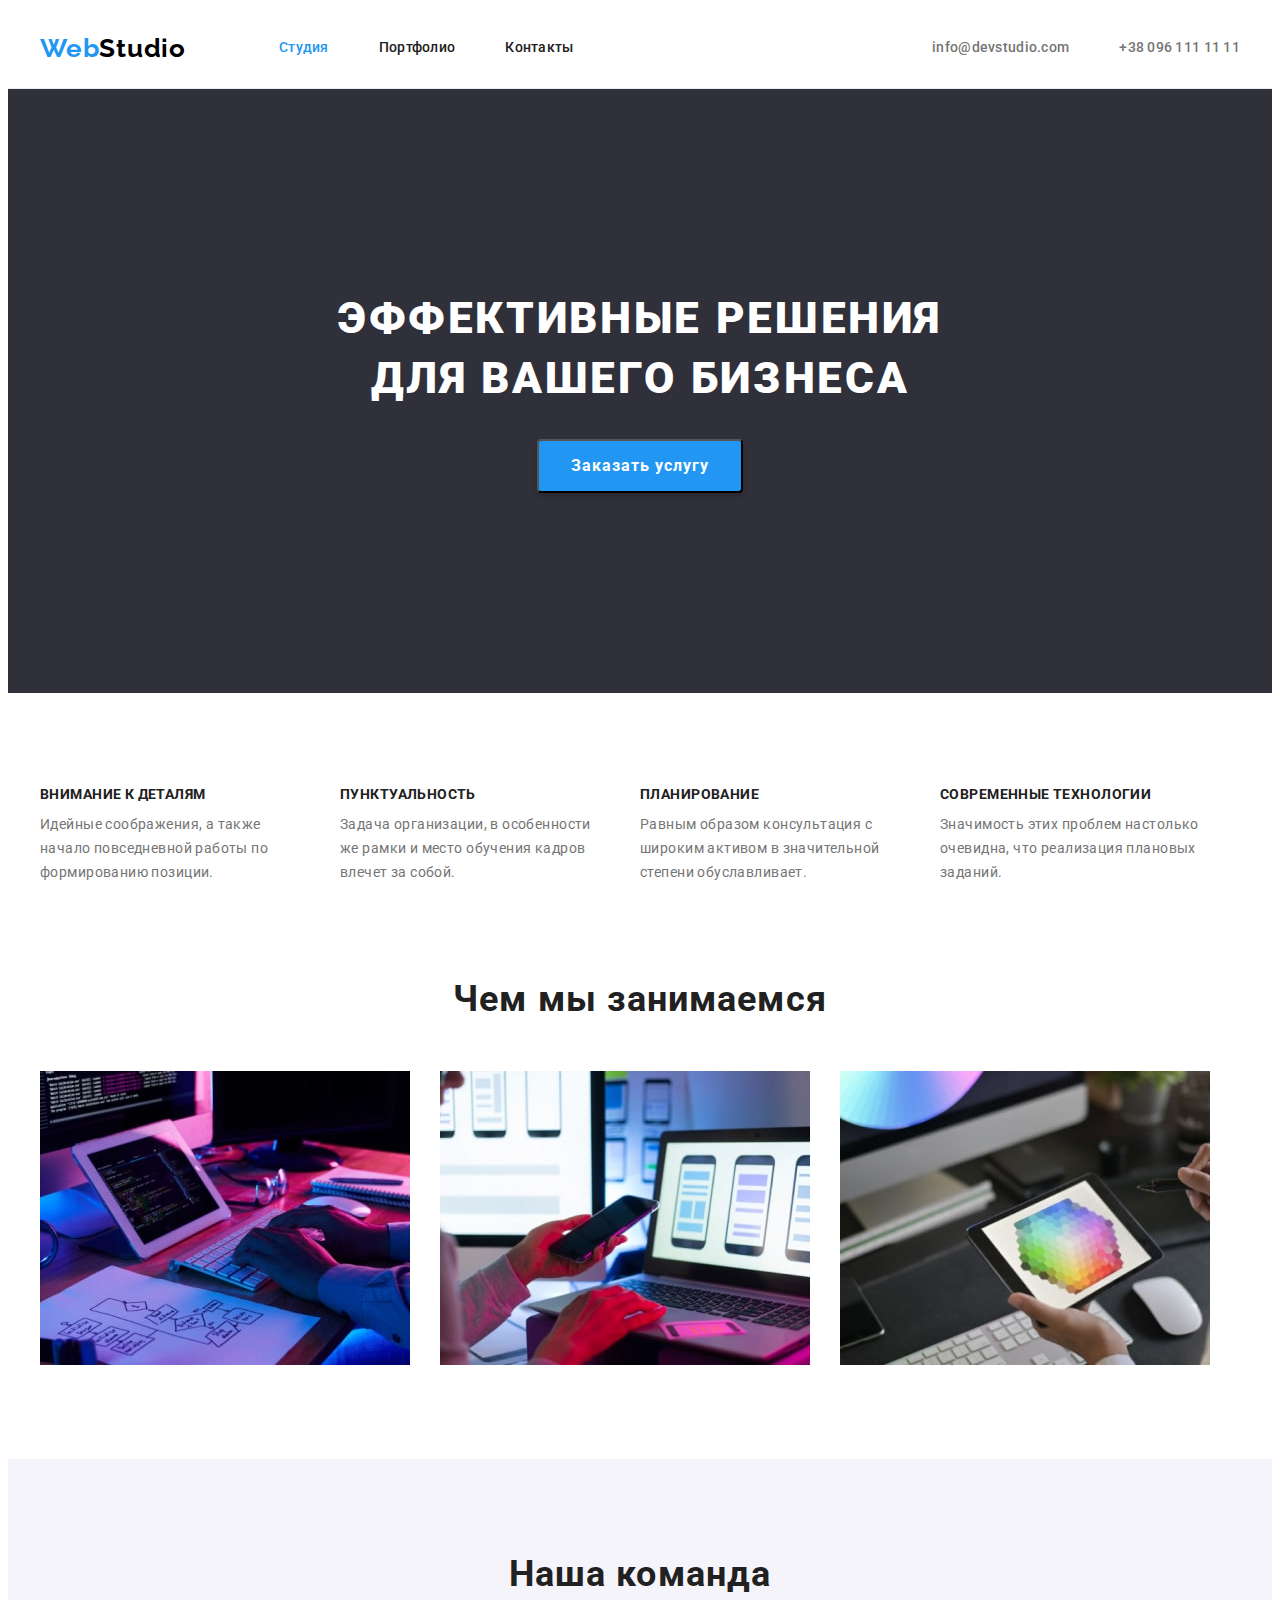
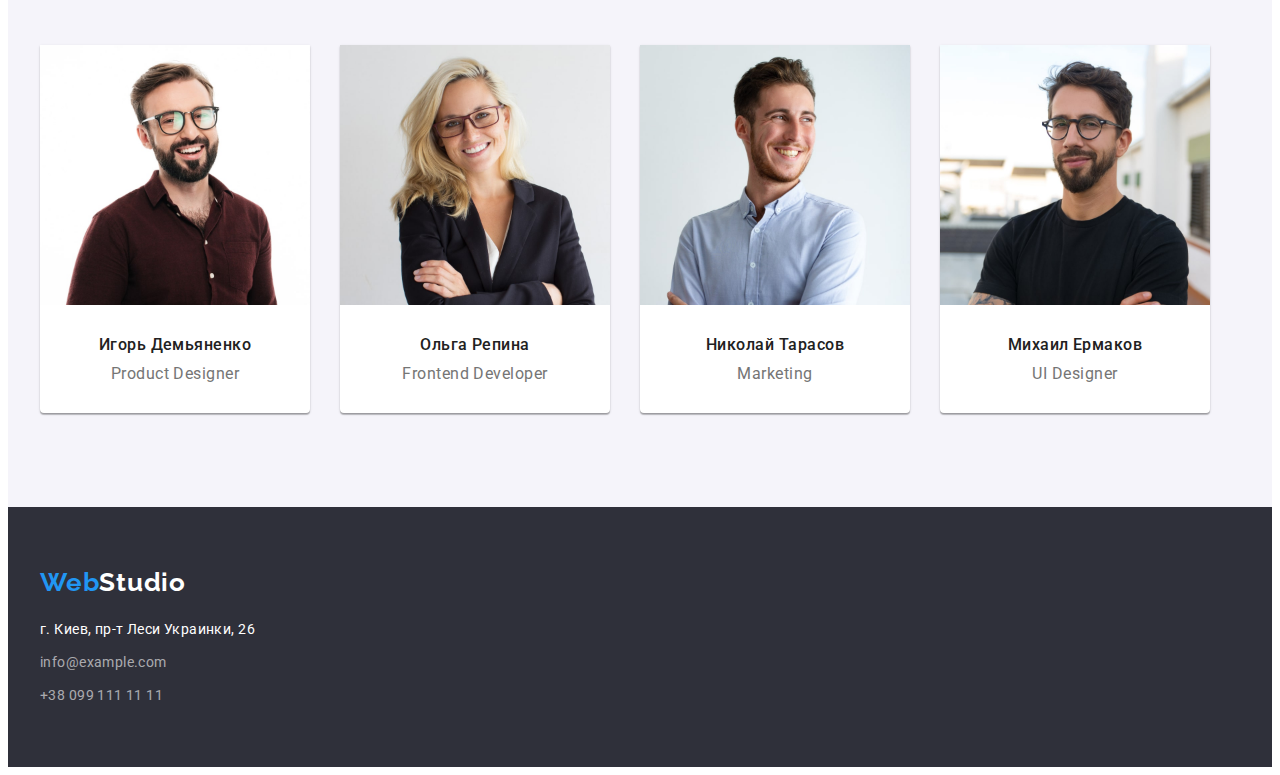
<file: index.html>
<!DOCTYPE html>
<html lang="ru">
  <head>
    <meta charset="UTF-8" />
    <meta http-equiv="X-UA-Compatible" content="IE=edge" />
    <meta name="viewport" content="width=device-width, initial-scale=1.0" />
    <title>Document</title>
    <link
      rel="stylesheet"
      href="https://cdnjs.cloudflare.com/ajax/libs/modern-normalize/1.1.0/modern-normalize.min.css"
      integrity="sha512-wpPYUAdjBVSE4KJnH1VR1HeZfpl1ub8YT/NKx4PuQ5NmX2tKuGu6U/JRp5y+Y8XG2tV+wKQpNHVUX03MfMFn9Q=="
      crossorigin="anonymous"
      referrerpolicy="no-referrer"
    />
    <link rel="preconnect" href="https://fonts.googleapis.com" />
    <link rel="preconnect" href="https://fonts.gstatic.com" crossorigin />
    <link
      href="https://fonts.googleapis.com/css2?family=Raleway:wght@700&family=Roboto:wght@400;500;700;900&display=swap"
      rel="stylesheet"
    />
    <link rel="stylesheet" href="./css/styles.css" />
  </head>

  <body>
    <!-- Шапка сайта -->
    <header class="header">
      <div class="container main-nav">
        <a class="link logo" href="./index.html">Web<span class="header-logo-desc">Studio</span></a>
        <nav class="header-nav">
          <ul class="site-nav">
            <li class="list header-item">
              <a class="link header-link current" href="./index.html">Студия</a>
            </li>
            <li class="list header-item">
              <a class="link header-link" href="./portfolio.html">Портфолио</a>
            </li>
            <li class="list header-item">
              <a class="link header-link" href="">Контакты</a>
            </li>
          </ul>
        </nav>
        <ul class="list header-info">
          <li class="header-item">
            <a class="link info-link" href="mailto:info@devstudio.com">info@devstudio.com</a>
          </li>
          <li class="header-item">
            <a class="link info-link" href="tel:+380961111111">+38 096 111 11 11</a>
          </li>
        </ul>
      </div>
    </header>

    <!-- Герой -->
    <main class="hero">
      <section class="hero-section">
        <div class="container">
          <h1 class="hero-title">
            Эффективные решения <br />
            для вашего бизнеса
          </h1>
          <button class="hero-btn" type="button">Заказать услугу</button>
        </div>
      </section>
      <!-- Преимущества -->
      <section class="benefits">
        <div class="container">
          <h2 class="visually-hidden">Преимущества</h2>
          <ul class="list benefits-list">
            <li class="benefits-item">
              <h3 class="benefits-caption">Внимание к деталям</h3>
              <p class="benefits-desc">
                Идейные соображения, а также начало повседневной работы по формированию позиции.
              </p>
            </li>
            <li class="benefits-item">
              <h3 class="benefits-caption">Пунктуальность</h3>
              <p class="benefits-desc">
                Задача организации, в особенности же рамки и место обучения кадров влечет за собой.
              </p>
            </li>
            <li class="benefits-item">
              <h3 class="benefits-caption">Планирование</h3>
              <p class="benefits-desc">
                Равным образом консультация с широким активом в значительной степени обуславливает.
              </p>
            </li>
            <li class="benefits-item">
              <h3 class="benefits-caption">Современные технологии</h3>
              <p class="benefits-desc">
                Значимость этих проблем настолько очевидна, что реализация плановых заданий.
              </p>
            </li>
          </ul>
        </div>
      </section>

      <!-- Чем мы занимаемся -->
      <section class="work">
        <div class="container">
          <h2 class="work-title">Чем мы занимаемся</h2>
          <ul class="list work-list">
            <li class="work-item">
              <img src="./images/box1.jpg" alt="Печатаем текст" width="370" />
            </li>
            <li class="work-item">
              <img src="./images/box2.jpg" alt="Верстка под телефон" width="370" />
            </li>
            <li class="work-item">
              <img src="./images/box3.jpg" alt="Рисуем" width="370" />
            </li>
          </ul>
        </div>
      </section>

      <!-- Наша команда -->
      <section class="team">
        <div class="container">
          <h2 class="team-title">Наша команда</h2>
          <ul class="list team-list">
            <li class="team-item">
              <img src="./images/Igor.jpg" alt="Игорь Демьяненко" width="270" />
              <div class="team-wrap">
                <h3 class="team-caption">Игорь Демьяненко</h3>
                <p class="team-desc" lang="en">Product Designer</p>
              </div>
            </li>
            <li class="team-item">
              <img src="./images/Olga.jpg" alt="Ольга Репина" width="270" />
              <div class="team-wrap">
                <h3 class="team-caption">Ольга Репина</h3>
                <p class="team-desc" lang="en">Frontend Developer</p>
              </div>
            </li>
            <li class="team-item">
              <img src="./images/Nikolai.jpg" alt="Николай Тарасов" width="270" />
              <div class="team-wrap">
                <h3 class="team-caption">Николай Тарасов</h3>
                <p class="team-desc" lang="en">Marketing</p>
              </div>
            </li>
            <li class="team-item">
              <img src="./images/Misha.jpg" alt="Михаил Ермаков" width="270" />
              <div class="team-wrap">
                <h3 class="team-caption">Михаил Ермаков</h3>
                <p class="team-desc" lang="en">UI Designer</p>
              </div>
            </li>
          </ul>
        </div>
      </section>
    </main>
    <!-- Підвал сайта -->
    <footer class="footer">
      <div class="container">
        <a class="link footer-logo logo" href="./index.html"
          >Web<span class="footer-logo-dsc">Studio</span></a
        >
        <address class="footer-address">
          <ul class="list footer-address-list">
            <li class="list footer-address-item footer-item">
              <a
                class="link footer-address-link"
                href="https://goo.gl/maps/ybXtjSqPj97G9J9u8"
                target="_blank"
                rel="noopener noreferrer"
              >
                г. Киев, пр-т Леси Украинки, 26
              </a>
            </li>
            <li class="list address-info-list footer-item">
              <a class="link footer-info-link" href="mailto:info@example.com">info@example.com</a>
            </li>
            <li class="list address-info-list footer-item">
              <a class="link footer-info-link" href="tel:+380991111111">+38 099 111 11 11</a>
            </li>
          </ul>
        </address>
      </div>
    </footer>
  </body>
</html>
</file>
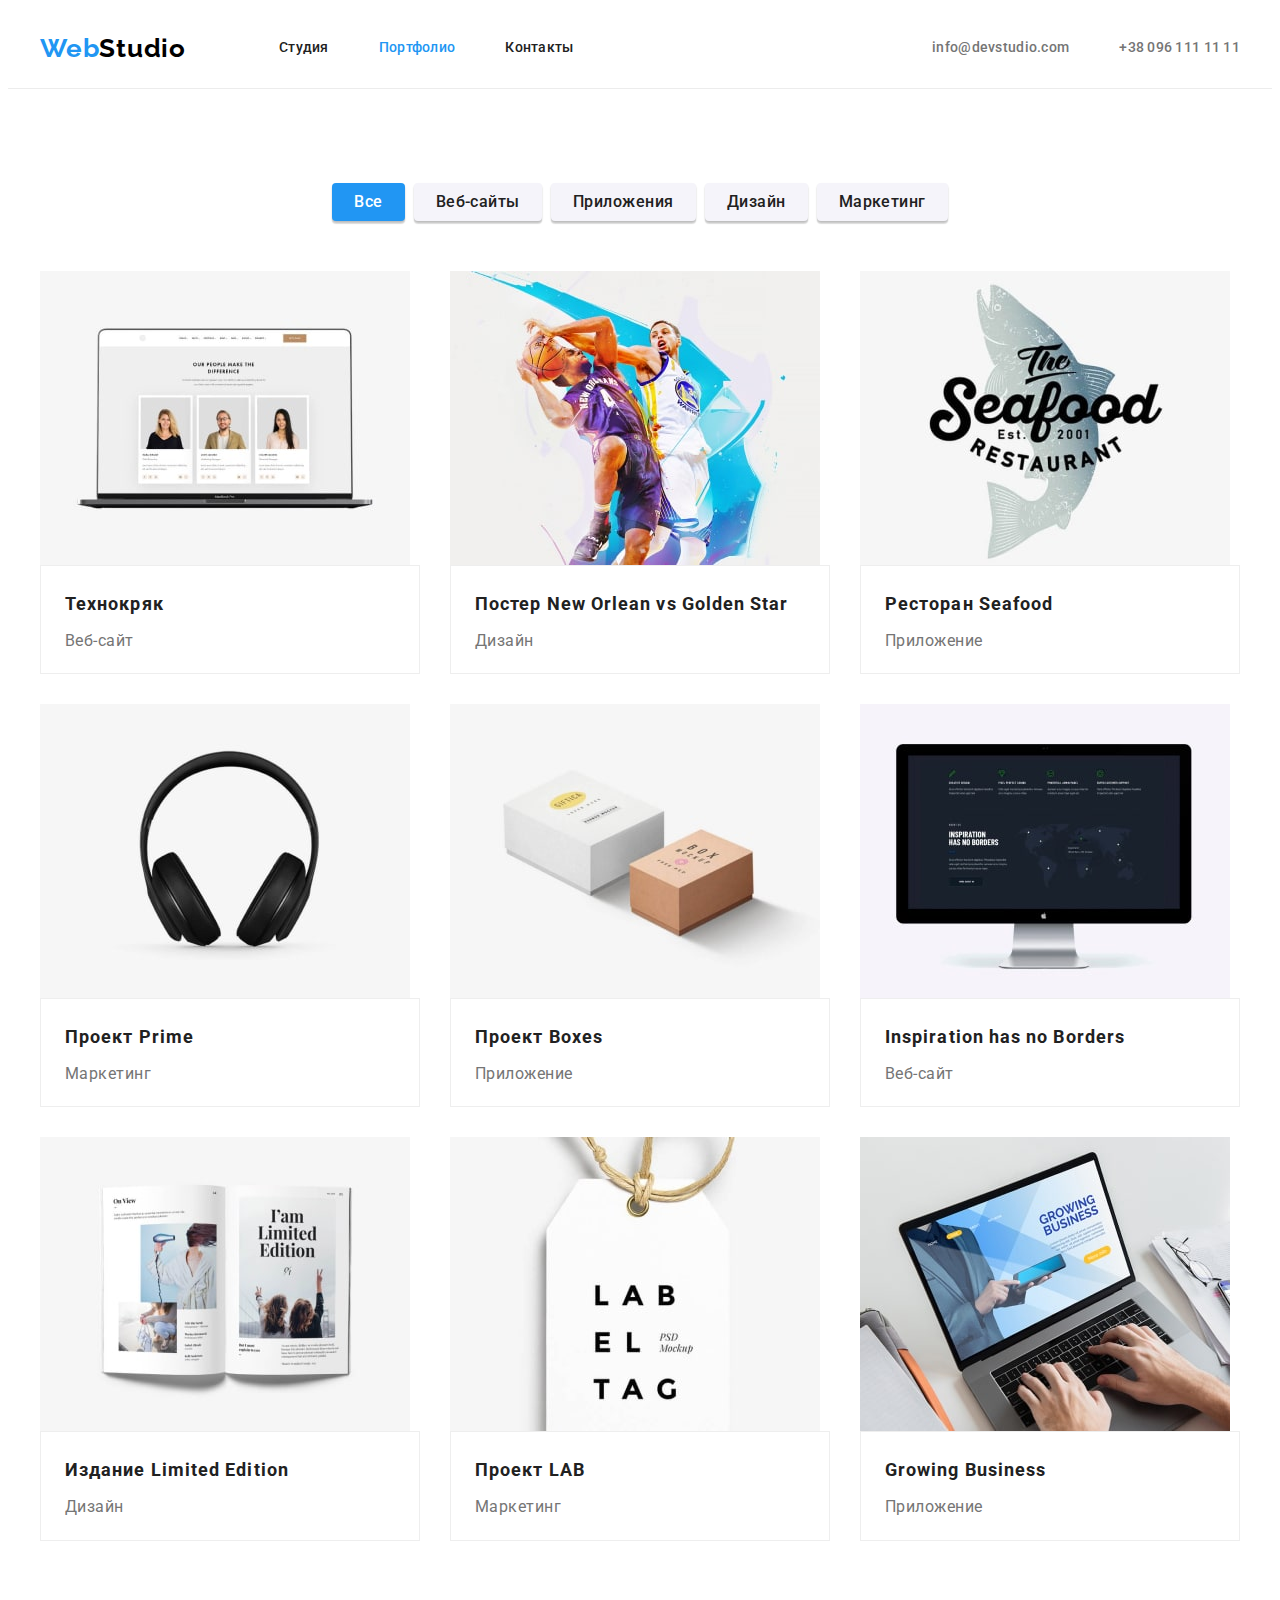
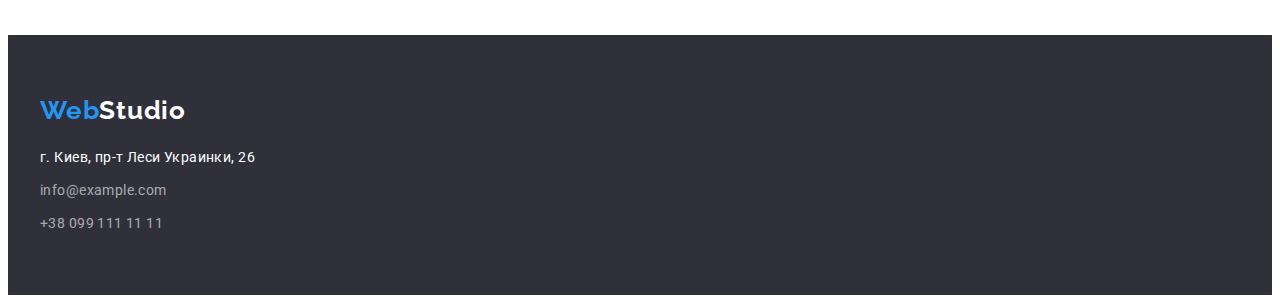
<file: portfolio.html>
<!DOCTYPE html>
<html lang="ru">
  <head>
    <meta charset="UTF-8" />
    <meta http-equiv="X-UA-Compatible" content="IE=edge" />
    <meta name="viewport" content="width=device-width, initial-scale=1.0" />
    <title>Document</title>
    <link
      rel="stylesheet"
      href="https://cdnjs.cloudflare.com/ajax/libs/modern-normalize/1.1.0/modern-normalize.min.css"
      integrity="sha512-wpPYUAdjBVSE4KJnH1VR1HeZfpl1ub8YT/NKx4PuQ5NmX2tKuGu6U/JRp5y+Y8XG2tV+wKQpNHVUX03MfMFn9Q=="
      crossorigin="anonymous"
      referrerpolicy="no-referrer"
    />
    <link rel="preconnect" href="https://fonts.googleapis.com" />
    <link rel="preconnect" href="https://fonts.gstatic.com" crossorigin />
    <link
      href="https://fonts.googleapis.com/css2?family=Raleway:wght@700&family=Roboto:wght@400;500;700;900&display=swap"
      rel="stylesheet"
    />
    <link rel="stylesheet" href="./css/styles.css" />
  </head>

  <body>
    <!-- Шапка сайта -->
    <header class="header">
      <div class="container main-nav">
        <a class="link logo" href="./index.html">Web<span class="header-logo-desc">Studio</span></a>
        <nav class="header-nav">
          <ul class="site-nav">
            <li class="list header-item">
              <a class="link header-link" href="./index.html">Студия</a>
            </li>
            <li class="list header-item">
              <a class="link header-link current" href="./portfolio.html">Портфолио</a>
            </li>
            <li class="list header-item">
              <a class="link header-link" href="">Контакты</a>
            </li>
          </ul>
        </nav>
        <ul class="list header-info">
          <li class="header-item">
            <a class="link info-link" href="mailto:info@devstudio.com">info@devstudio.com</a>
          </li>
          <li class="header-item">
            <a class="link info-link" href="tel:+380961111111">+38 096 111 11 11</a>
          </li>
        </ul>
      </div>
    </header>

    <!--Список портфолио  -->
    <main class="main">
      <section class="main-section">
        <div class="container">
          <h1 class="visually-hidden">Наши роботы</h1>
          <ul class="list main-list">
            <li class="main-item"><button class="main-btn current" type="button">Все</button></li>
            <li class="main-item"><button class="main-btn" type="button">Веб-сайты</button></li>
            <li class="main-item"><button class="main-btn" type="button">Приложения</button></li>
            <li class="main-item"><button class="main-btn" type="button">Дизайн</button></li>
            <li class="main-item"><button class="main-btn" type="button">Маркетинг</button></li>
          </ul>

          <ul class="main-content-list">
            <li class="list main-content-item">
              <img src="./images/portfolio1.jpg" alt="Технокряк" width="370" />
              <div class="content-wrap">
                <h2 class="main-content-title">Технокряк</h2>
                <p class="main-content-desc">Веб-сайт</p>
              </div>
            </li>
            <li class="list main-content-item">
              <img
                src="./images/portfolio2.jpg"
                alt="Постер New Orlean vs Golden Star"
                width="370"
              />
              <div class="content-wrap">
                <h2 class="main-content-title">
                  Постер <span lang="en">New Orlean vs Golden Star</span>
                </h2>
                <p class="main-content-desc">Дизайн</p>
              </div>
            </li>
            <li class="list main-content-item">
              <img src="./images/portfolio3.jpg" alt="Ресторан Seafood" width="370" />
              <div class="content-wrap">
                <h2 class="main-content-title">Ресторан <span lang="en">Seafood</span></h2>
                <p class="main-content-desc">Приложение</p>
              </div>
            </li>
            <li class="list main-content-item">
              <img src="./images/portfolio4.jpg" alt="Проект Prime" width="370" />
              <div class="content-wrap">
                <h2 class="main-content-title">Проект <span lang="en">Prime</span></h2>
                <p class="main-content-desc">Маркетинг</p>
              </div>
            </li>
            <li class="list main-content-item">
              <img src="./images/portfolio5.jpg" alt="Проект Boxes" width="370" />
              <div class="content-wrap">
                <h2 class="main-content-title">Проект <span lang="en">Boxes</span></h2>
                <p class="main-content-desc">Приложение</p>
              </div>
            </li>
            <li class="list main-content-item">
              <img src="./images/portfolio6.jpg" alt="Inspiration has no Borders" width="370" />
              <div class="content-wrap">
                <h2 class="main-content-title">
                  <span lang="en">Inspiration has no Borders</span>
                </h2>
                <p class="main-content-desc">Веб-сайт</p>
              </div>
            </li>
            <li class="list main-content-item">
              <img src="./images/portfolio7.jpg" alt="Издание Limited Edition" width="370" />
              <div class="content-wrap">
                <h2 class="main-content-title">Издание <span lang="en">Limited Edition</span></h2>
                <p class="main-content-desc">Дизайн</p>
              </div>
            </li>
            <li class="list main-content-item">
              <img src="./images/portfolio8.jpg" alt="Проект LAB" width="370" />
              <div class="content-wrap">
                <h2 class="main-content-title">Проект <span lang="en">LAB</span></h2>
                <p class="main-content-desc">Маркетинг</p>
              </div>
            </li>
            <li class="list main-content-item">
              <img src="./images/portfolio9.jpg" alt="Growing Business" width="370" />
              <div class="content-wrap">
                <h2 class="main-content-title"><span lang="en">Growing Business</span></h2>
                <p class="main-content-desc">Приложение</p>
              </div>
            </li>
          </ul>
        </div>
      </section>
    </main>

    <!-- Підвал сайта -->
    <footer class="footer">
      <div class="container">
        <a class="link footer-logo logo" href="./index.html"
          >Web<span class="footer-logo-dsc">Studio</span></a
        >
        <address class="footer-address">
          <ul class="list footer-address-list">
            <li class="list footer-address-item footer-item">
              <a
                class="link footer-address-link"
                href="https://goo.gl/maps/ybXtjSqPj97G9J9u8"
                target="_blank"
                rel="noopener noreferrer"
              >
                г. Киев, пр-т Леси Украинки, 26
              </a>
            </li>
            <li class="list address-info-list footer-item">
              <a class="link footer-info-link" href="mailto:info@example.com">info@example.com</a>
            </li>
            <li class="list address-info-list footer-item">
              <a class="link footer-info-link" href="tel:+380991111111">+38 099 111 11 11</a>
            </li>
          </ul>
        </address>
      </div>
    </footer>
  </body>
</html>
</file>
<file: css/styles.css>
/* цвет основного текста  #212121 */
/* вторичный цвет  #757575 */
/* белый #ffffff */
/* акцент #2196F3 */
/* верх лого  #000000;*/
/* почта, тел в футтер rgba(255, 255, 255, 0.6); */
/* вторичный цвет фона  #F5F4FA  */

:root {
  --primary-text-color: #757575;
  --title-text-color: #212121;
  --accent-color: #2196f3;
  --second-title-color: #ffffff;
  --card-set-gap: 30px;
  --padding-portfolio: 24px;
  --padding-section: 94px;
}
p,
h1,
h2,
h3,
h4,
h5,
h6 {
  margin: 0;
}
ul {
  margin: 0;
  padding-left: 0;
}
img {
  display: block;
  max-width: 100%;
  height: auto;
}

body {
  font-family: 'Roboto', sans-serif;
  color: var(--primary-text-color);
  background-color: #ffffff;
}
.container {
  width: 1200px;
  margin-left: auto;
  margin-right: auto;
  padding-left: 15px;
  padding-right: 15px;
}

.visually-hidden {
  position: absolute;
  white-space: nowrap;
  width: 1px;
  height: 1px;
  overflow: hidden;
  border: 0;
  padding: 0;
  clip: rect(0 0 0 0);
  clip-path: inset(50%);
  margin: -1px;
}
.list {
  list-style: none;
}
.link {
  text-decoration: none;
}

.hero-section,
.footer {
  background-color: #2f303a;
}
.work-title,
.team-title {
  color: var(--title-text-color);
}
/* Header */
.logo {
  font-family: 'Raleway', sans-serif;
  font-style: normal;
  font-weight: 700;
  font-size: 26px;
  line-height: 1.19;
  letter-spacing: 0.03em;
  color: var(--accent-color);
}
.header-logo-desc {
  color: #000000;
}
.header {
  border-bottom: 1px solid #ececec;
}

.main-nav {
  display: flex;
  align-items: center;
}
.header-link {
  display: block;
  padding-top: 32px;
  padding-bottom: 32px;
  color: var(--title-text-color);
  font-weight: 500;
  font-size: 14px;
  line-height: 1.14;
  letter-spacing: 0.02em;
}
.site-nav {
  display: flex;
  margin-left: 93px;
}
/* .header-item {
  background-color: orange;
} */
.site-nav .header-item + .header-item,
.header-info .header-item + .header-item {
  margin-left: 50px;
}

.site-nav .header-link.current {
  color: var(--accent-color);
}
.header-info {
  display: flex;
  margin-left: auto;
}

.info-link {
  display: block;
  padding-top: 32px;
  padding-bottom: 32px;
  font-style: normal;
  font-weight: 500;
  font-size: 14px;
  line-height: 1.14;
  letter-spacing: 0.02em;
  color: var(--primary-text-color);
}
.site-nav .link:hover,
.site-nav .link:focus,
.info-link:hover,
.info-link:focus {
  color: var(--accent-color);
}
/* Hero */
.hero {
  text-align: center;
}

.hero-section {
  padding-top: 200px;
  padding-bottom: 200px;
}
.hero-title {
  font-weight: 900;
  font-size: 44px;
  line-height: 1.36;
  text-align: center;
  letter-spacing: 0.06em;
  text-transform: uppercase;
  color: var(--second-title-color);
  margin-bottom: 30px;
}
.hero-btn {
  font-family: 'Roboto', sans-serif;
  font-style: normal;
  font-weight: 700;
  font-size: 16px;
  line-height: 1.88;
  display: flex;
  text-align: center;
  letter-spacing: 0.06em;
  color: var(--second-title-color);
  background-color: var(--accent-color);
  display: inline-block;
  cursor: pointer;
  padding: 10px 32px;
  box-shadow: 0px 4px 4px rgba(0, 0, 0, 0.15);
  border-radius: 4px;
}
.hero-btn:hover,
.hero-btn:focus {
  background-color: #188ce8;
}
/* Преимущества */
.benefits {
  padding-top: var(--padding-section);
  padding-bottom: var(--padding-section);
}
.benefits-list {
  display: flex;
}
.benefits-item {
  flex-basis: calc(100% / 4 - 30px);
}
.benefits-list .benefits-item + .benefits-item {
  margin-left: 30px;
}

.benefits-caption {
  font-size: 14px;
  line-height: 1.14;
  letter-spacing: 0.03em;
  text-transform: uppercase;
  color: var(--title-text-color);
  text-align: left;
}
.benefits-desc {
  font-size: 14px;
  line-height: 1.71;
  letter-spacing: 0.03em;
  text-align: left;
  margin-top: 10px;
}
/* Чем мы занимаемся */
.work {
  display: flex;
  padding-bottom: var(--padding-section);
}

.work-title {
  font-size: 36px;
  line-height: 1.17;
  text-align: center;
  letter-spacing: 0.03em;
  padding-bottom: 50px;
}
.work-list {
  display: flex;
}
.work-list .work-item + .work-item {
  margin-left: 30px;
}

/* Наша команда  */
.team {
  background-color: #f5f4fa;
  padding-top: var(--padding-section);
  padding-bottom: var(--padding-section);
}

.team-title {
  font-size: 36px;
  line-height: 1.17;
  text-align: center;
  letter-spacing: 0.03em;
  margin-bottom: 50px;
}
.team-list {
  display: flex;
}
.team-item {
  background-color: #ffffff;
  box-shadow: 0px 1px 3px rgba(0, 0, 0, 0.12), 0px 1px 1px rgba(0, 0, 0, 0.14),
    0px 2px 1px rgba(0, 0, 0, 0.2);
  border-radius: 0px 0px 4px 4px;
}
.team-list .team-item + .team-item {
  margin-left: 30px;
}
.team-wrap {
  padding-top: 30px;
  padding-bottom: 30px;
}
.team-caption {
  font-weight: 500;
  font-size: 16px;
  line-height: 1.19;
  text-align: center;
  letter-spacing: 0.03em;
  color: var(--title-text-color);
}
.team-desc {
  font-size: 16px;
  line-height: 1.19;
  text-align: center;
  letter-spacing: 0.03em;
  margin-top: 10px;
}

/* Footer */
.footer {
  padding-top: 60px;
  padding-bottom: 60px;
}
.footer-logo {
  display: block;
  margin-bottom: 20px;
}
.footer-logo-dsc {
  color: var(--second-title-color);
}
.footer-address-list .footer-item + .footer-item {
  margin-top: 9px;
}
.footer-address-link {
  font-style: normal;
  font-weight: 400;
  font-size: 14px;
  line-height: 1.71;
  letter-spacing: 0.03em;
  color: var(--second-title-color);
}
.footer-info-link {
  font-style: normal;
  font-size: 14px;
  line-height: 1.71;
  letter-spacing: 0.03em;
  color: rgba(255, 255, 255, 0.6);
}
.footer-address-link:hover,
.footer-address-link:focus,
.footer-info-link:hover,
.footer-info-link:focus {
  color: var(--accent-color);
}

/* Portfolio */
.main-section {
  padding-bottom: var(--padding-section);
  padding-top: var(--padding-section);
}
.main-list {
  display: flex;
  justify-content: center;
  margin-bottom: 50px;
}
.main-list .main-item + .main-item {
  margin-left: 9px;
}
.main-btn {
  padding: 6px 22px;
  border-radius: 4px;
  box-shadow: 0px 3px 1px rgba(0, 0, 0, 0.1), 0px 1px 2px rgba(0, 0, 0, 0.08),
    0px 2px 2px rgba(0, 0, 0, 0.12);
  border: 0;
  font-family: 'Roboto', sans-serif;
  font-weight: 500;
  font-size: 16px;
  line-height: 1.6;
  text-align: center;
  letter-spacing: 0.03em;
  color: var(--title-text-color);
  background-color: #f5f4fa;
  cursor: pointer;
}
.main-btn:hover,
.main-btn:focus,
.main-btn.current {
  color: var(--second-title-color);
  background-color: var(--accent-color);
}
.main-content-list {
  display: flex;
  flex-wrap: wrap;
  margin-left: -30px;
  margin-bottom: -30px;
}
.content-wrap {
  padding-top: 20px;
  padding-left: var(--padding-portfolio);
  padding-right: var(--padding-portfolio);
  padding-bottom: 17px;
  border: 1px solid #eeeeee;
}
.main-content-item {
  width: calc(100% / 3 - 30px);
  margin-left: 30px;
  margin-bottom: 30px;
}

.main-content-title {
  font-size: 18px;
  line-height: 2;
  letter-spacing: 0.06em;
  color: var(--title-text-color);
}
.main-content-desc {
  font-size: 16px;
  line-height: 1.9;
  letter-spacing: 0.03em;
  color: var(--primary-text-color);
  margin-top: 4px;
}
</file>
